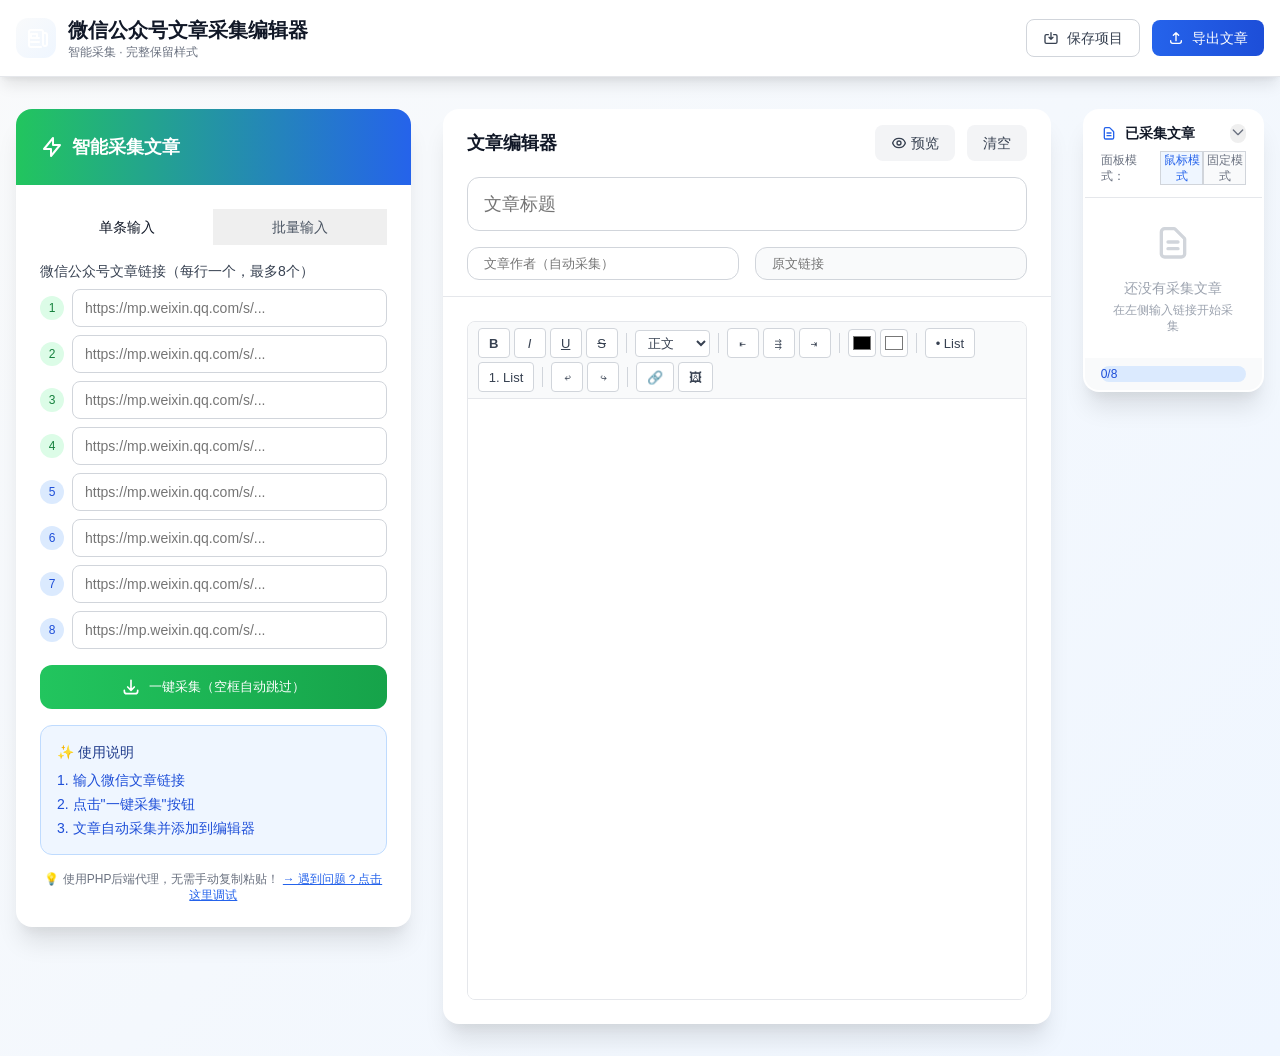
<file: index.html>
<!DOCTYPE html>
<html lang="zh-CN">
<head>
    <meta charset="UTF-8">
    <meta name="viewport" content="width=device-width, initial-scale=1.0">
    <title>微信公众号文章采集编辑器</title>
    <link href="css/tailwind.css" rel="stylesheet">
    <style>
        /* 核心布局样式 */
        * {
            box-sizing: border-box;
            margin: 0;
            padding: 0;
        }
        
        html, body {
            writing-mode: horizontal-tb !important;
            text-orientation: mixed !important;
        }
        
        /* iframe 编辑器容器 */
        .editor-wrapper {
            border: 1px solid #e5e7eb;
            border-radius: 8px;
            overflow: hidden;
            background: #fff;
        }
        
        /* 自定义工具栏 */
        .editor-toolbar {
            border-bottom: 1px solid #e5e7eb;
            background: #f9fafb;
            padding: 6px 10px;
            display: flex;
            flex-wrap: wrap;
            gap: 4px;
            align-items: center;
        }
        
        .editor-toolbar button {
            padding: 5px 10px;
            border: 1px solid #d1d5db;
            border-radius: 4px;
            background: #fff;
            color: #374151;
            font-size: 13px;
            cursor: pointer;
            transition: all .2s;
            display: inline-flex;
            align-items: center;
            justify-content: center;
            min-width: 32px;
            height: 30px;
        }
        
        .editor-toolbar button:hover {
            border-color: #3b82f6;
            background: #eff6ff;
            color: #1d4ed8;
        }
        
        .editor-toolbar button:active {
            transform: scale(.96);
        }
        
        .editor-toolbar button.active {
            background: #dbeafe;
            border-color: #3b82f6;
            color: #1d4ed8;
        }
        
        .editor-toolbar .toolbar-divider {
            display: inline-block;
            width: 1px;
            height: 20px;
            background: #d1d5db;
            margin: 0 4px;
        }
        
        .editor-toolbar select {
            padding: 4px 8px;
            border: 1px solid #d1d5db;
            border-radius: 4px;
            background: #fff;
            font-size: 13px;
            color: #374151;
            cursor: pointer;
        }
        
        .editor-toolbar input[type="color"] {
            width: 28px;
            height: 28px;
            border: 1px solid #d1d5db;
            border-radius: 4px;
            padding: 2px;
            cursor: pointer;
            background: #fff;
        }
        
        /* iframe 编辑器 */
        #editorFrame {
            width: 100%;
            height: 520px;
            border: none;
            display: block;
        }
        
        /* 文章卡片悬停效果 */
        .article-card:hover {
            transform: translateY(-2px);
            box-shadow: 0 10px 25px -5px rgba(0, 0, 0, 0.1);
        }
        
        /* 微信内容样式 - 设计原则：不覆盖任何内联样式
           只设置布局约束，让微信文章的原始样式完整展示 */
        .wechat-content {
            padding: 20px;
            overflow-x: hidden;
            background-color: #ffffff;
        }
        .wechat-content img {
            max-width: 100% !important;
            height: auto !important;
            display: block;
            margin: 10px auto;
        }
        .wechat-content video,
        .wechat-content iframe,
        .wechat-content embed,
        .wechat-content object {
            max-width: 100% !important;
            height: auto !important;
            display: block;
            margin: 10px auto;
        }
        .wechat-content table {
            max-width: 100% !important;
            overflow-x: auto;
        }
        .wechat-content hr {
            border: 0;
            border-top: 1px solid #e5e7eb;
            margin: 20px 0;
        }
        .wechat-content a {
            color: #576b95;
            text-decoration: none;
            word-break: break-all;
        }
        /* 修复内容区横向溢出（预览模态框） */
        #previewContent {
            overflow-x: hidden;
            word-break: break-word;
        }
        
        /* 浏览器框架样式 */
        .browser-frame {
            border: 1px solid #e5e7eb;
            border-radius: 0.5rem;
            overflow: hidden;
        }
        
        /* 三列网格布局 */
        .main-grid {
            display: grid;
            grid-template-columns: 1fr;
            gap: 2rem;
        }
        
        @media (min-width: 1024px) {
            .main-grid {
                grid-template-columns: 33.333% 50% 16.666%;
            }
        }
        
        /* 布局容器 */
        .container {
            max-width: 80rem;
            margin-left: auto;
            margin-right: auto;
            padding-left: 1rem;
            padding-right: 1rem;
        }
        
        /* 导航栏 */
        .nav-bar {
            background: white;
            box-shadow: 0 10px 15px -3px rgba(0, 0, 0, 0.1);
            border-bottom: 1px solid #e5e7eb;
            position: sticky;
            top: 0;
            z-index: 50;
        }
        
        /* 卡片样式 */
        .card {
            background: white;
            border-radius: 1rem;
            box-shadow: 0 20px 25px -5px rgba(0, 0, 0, 0.1), 0 10px 10px -5px rgba(0, 0, 0, 0.04);
            overflow: hidden;
        }
        
        /* 渐变背景 */
        .gradient-header {
            background: linear-gradient(to right, #22c55e, #2563eb);
            padding: 1.5rem;
        }
        
        /* 按钮样式 */
        .btn-primary {
            background: linear-gradient(to right, #22c55e, #16a34a);
            color: white;
            border: none;
            padding: 0.75rem 1.5rem;
            border-radius: 0.75rem;
            font-weight: 500;
            cursor: pointer;
            display: flex;
            align-items: center;
            justify-content: center;
            transition: all 0.15s ease;
        }
        
        .btn-primary:hover {
            background: linear-gradient(to right, #16a34a, #15803d);
        }
        
        /* 输入框样式 */
        .input-field {
            width: 100%;
            padding: 0.5rem 0.75rem;
            border: 1px solid #d1d5db;
            border-radius: 0.5rem;
            font-size: 0.875rem;
            line-height: 1.25rem;
        }
        
        .input-field:focus {
            outline: none;
            box-shadow: 0 0 0 3px rgba(34, 197, 94, 0.3);
            border-color: transparent;
        }
        
        /* 选项卡样式 */
        .tabs-container {
            display: flex;
            border-bottom: 1px solid #e5e7eb;
        }
        
        .tab-btn {
            padding: 0.5rem 1rem;
            font-size: 0.875rem;
            font-weight: 500;
            border: none;
            background: none;
            cursor: pointer;
            border-bottom: 2px solid transparent;
            transition: all 0.15s ease;
        }
        
        .tab-btn.active {
            color: #2563eb;
            border-bottom-color: #2563eb;
        }
        
        .tab-btn:not(.active) {
            color: #6b7280;
        }
        
        .tab-content {
            padding-top: 1rem;
        }
        
        /* 进度条 */
        .progress-bar-container {
            background: #e5e7eb;
            border-radius: 9999px;
            height: 0.75rem;
            overflow: hidden;
        }
        
        .progress-bar {
            background: linear-gradient(to right, #22c55e, #16a34a);
            height: 100%;
            border-radius: 9999px;
            transition: width 0.3s ease;
        }
        
        /* 文章列表区域 */
        .article-list-panel {
            transition: all 0.3s ease;
        }
        
        /* 文章列表 */
        .article-list {
            max-height: calc(100vh - 280px);
            overflow-y: auto;
        }
        
        /* 文章卡片 */
        .article-item {
            padding: 0.75rem;
            cursor: pointer;
            border-left: 3px solid transparent;
            transition: all 0.15s ease;
        }
        
        .article-item:hover {
            background-color: #f9fafb;
        }
        
        .article-item.active {
            background-color: #eff6ff;
            border-left-color: #3b82f6;
        }
        
        /* 按钮小徽章 */
        .badge {
            display: inline-flex;
            align-items: center;
            justify-content: center;
            width: 1.5rem;
            height: 1.5rem;
            border-radius: 9999px;
            font-size: 0.75rem;
            font-weight: 700;
            color: white;
            background: linear-gradient(135deg, #22c55e, #2563eb);
        }
        
        /* 删除按钮 */
        .delete-btn {
            color: #9ca3af;
            padding: 0.25rem;
            border: none;
            background: none;
            cursor: pointer;
            border-radius: 0.5rem;
            transition: all 0.15s ease;
        }
        
        .delete-btn:hover {
            color: #ef4444;
            background-color: #fef2f2;
        }
        
        /* 工具按钮 */
        .tool-btn {
            padding: 0.5rem 1rem;
            font-size: 0.875rem;
            font-weight: 500;
            border-radius: 0.5rem;
            border: none;
            cursor: pointer;
            transition: all 0.15s ease;
            display: inline-flex;
            align-items: center;
        }
        
        .tool-btn-gray {
            background-color: #f3f4f6;
            color: #374151;
        }
        
        .tool-btn-gray:hover {
            background-color: #e5e7eb;
        }
        
        /* 隐藏 */
        .hidden {
            display: none !important;
        }
        
        /* 固定定位 */
        .fixed {
            position: fixed;
        }
        
        .inset-0 {
            top: 0;
            right: 0;
            bottom: 0;
            left: 0;
        }
        
        .z-50 {
            z-index: 50;
        }
        
        /* 最大宽度 */
        .max-w-md {
            max-width: 28rem;
        }
        
        .max-w-4xl {
            max-width: 56rem;
        }
        
        /* 最大高度 */
        .max-h-\[90vh\] {
            max-height: 90vh;
        }
        
        /* 溢出隐藏 */
        .overflow-hidden {
            overflow: hidden;
        }
        
        /* 阴影 */
        .shadow-2xl {
            box-shadow: 0 25px 50px -12px rgba(0, 0, 0, 0.25);
        }
        
        /* 背景透明度 - 仅作用于背景色，不影响子元素 */
        .bg-opacity-60 {
            background-color: rgba(0, 0, 0, 0.6);
        }
        
        /* 文章计数 */
        .count-badge {
            font-size: 0.75rem;
            background-color: #dbeafe;
            color: #1d4ed8;
            padding: 0.25rem 0.75rem;
            border-radius: 9999px;
            font-weight: 500;
        }
        
        /* 使用说明框 */
        .help-box {
            background-color: #eff6ff;
            border: 1px solid #bfdbfe;
            border-radius: 0.75rem;
            padding: 1rem;
        }
        
        /* 标题输入框 */
        .title-input {
            width: 100%;
            padding: 0.75rem 1rem;
            border: 1px solid #d1d5db;
            border-radius: 0.75rem;
            font-size: 1.125rem;
            font-weight: 500;
        }
        
        .title-input:focus {
            outline: none;
            box-shadow: 0 0 0 3px rgba(59, 130, 246, 0.3);
            border-color: transparent;
        }
        
        /* 两列输入 */
        .two-col-grid {
            display: grid;
            grid-template-columns: 1fr 1fr;
            gap: 1rem;
        }
        
        /* flex布局 */
        .flex {
            display: flex;
        }
        
        .flex-1 {
            flex: 1;
        }
        
        .flex-col {
            flex-direction: column;
        }
        
        .items-center {
            align-items: center;
        }
        
        .justify-between {
            justify-content: space-between;
        }
        
        .space-x-2 > * + * {
            margin-left: 0.5rem;
        }
        
        .space-x-3 > * + * {
            margin-left: 0.75rem;
        }
        
        .space-y-2 > * + * {
            margin-top: 0.5rem;
        }
        
        .mt-2 {
            margin-top: 0.5rem;
        }
        
        .mt-4 {
            margin-top: 1rem;
        }
        
        .mb-4 {
            margin-bottom: 1rem;
        }
        
        .mb-6 {
            margin-bottom: 1.5rem;
        }
        
        .p-4 {
            padding: 1rem;
        }
        
        .p-6 {
            padding: 1.5rem;
        }
        
        .px-4 {
            padding-left: 1rem;
            padding-right: 1rem;
        }
        
        .py-2 {
            padding-top: 0.5rem;
            padding-bottom: 0.5rem;
        }
        
        .py-4 {
            padding-top: 1rem;
            padding-bottom: 1rem;
        }
        
        .py-8 {
            padding-top: 2rem;
            padding-bottom: 2rem;
        }
        
        .rounded-lg {
            border-radius: 0.5rem;
        }
        
        .w-full {
            width: 100%;
        }
        
        /* 文本截断 */
        .truncate {
            overflow: hidden;
            text-overflow: ellipsis;
            white-space: nowrap;
        }
        
        /* 文本样式 */
        .text-white { color: white; }
        .text-gray-900 { color: #111827; }
        .text-gray-700 { color: #374151; }
        .text-gray-600 { color: #4b5563; }
        .text-gray-500 { color: #6b7280; }
        .text-blue-800 { color: #1e3a8a; }
        .text-blue-700 { color: #1d4ed8; }
        .text-blue-600 { color: #2563eb; }
        .text-gray-400 { color: #9ca3af; }
        .text-xs { font-size: 0.75rem; }
        .text-sm { font-size: 0.875rem; }
        .text-lg { font-size: 1.125rem; }
        .text-xl { font-size: 1.25rem; }
        .font-bold { font-weight: 700; }
        .font-medium { font-weight: 500; }
        
        .bg-white { background-color: white; }
        .bg-gray-50 { background-color: #f9fafb; }
        .bg-green-100 { background-color: #dcfce7; }
        .bg-blue-100 { background-color: #dbeafe; }
        .text-green-700 { color: #15803d; }
        
        /* 响应式 */
        @media (min-width: 1024px) {
            .lg-py-8 {
                padding-top: 2rem;
                padding-bottom: 2rem;
            }
            .lg-px-8 {
                padding-left: 2rem;
                padding-right: 2rem;
            }
        }
        
        /* 禁用按钮 */
        button:disabled {
            opacity: 0.5;
            cursor: not-allowed;
        }
        
        /* 最小宽度 */
        .min-w-0 {
            min-width: 0;
        }
        
        /* 分隔线 */
        .divide-y > * + * {
            border-top: 1px solid #f3f4f6;
        }
        
        /* 响应式布局 - 确保大屏幕 */
        @media (min-width: 1024px) {
            .lg-grid-cols-3 {
                display: grid;
                grid-template-columns: 33.333% 50% 16.666%;
            }
        }
        
        /* 浮动展开收起 */
        .collapse-panel.collapsed {
            width: 8.333% !important;
        }
        
        /* 面板模式切换动画 */
        #articleList {
            transition: all 0.3s ease;
        }
        
        #articleListCard {
            transition: all 0.3s ease;
        }
        
        /* 模式切换按钮 hover 效果 */
        #modeMouse:hover, #modeFixed:hover {
            cursor: pointer;
        }
        
        /* 文章列表项悬停优化 */
        .article-card {
            transition: all 0.2s ease;
        }
        
        /* 在鼠标模式下，卡片有轻微阴影提示可展开 */
        #articleListCard[data-mode="mouse"] {
            border: 2px solid transparent;
        }
        
        #articleListCard[data-mode="mouse"]:hover {
            border-color: #3b82f6;
        }
    </style>
</head>
<body class="bg-gradient-to-br from-gray-50 to-blue-50 min-h-screen">
    <!-- 导航栏 -->
    <nav class="bg-white shadow-lg border-b border-gray-200 sticky top-0 z-50">
        <div class="max-w-7xl mx-auto px-4 sm:px-6 lg:px-8 py-4">
            <div class="flex items-center justify-between">
                <div class="flex items-center space-x-3">
                    <div class="w-10 h-10 bg-gradient-to-br from-green-500 to-blue-600 rounded-xl flex items-center justify-center">
                        <svg class="w-6 h-6 text-white" fill="none" viewBox="0 0 24 24" stroke="currentColor">
                            <path stroke-linecap="round" stroke-linejoin="round" stroke-width="2" d="M9 12h6m-6 4h6m2 5H7a2 2 0 01-2-2V6a2 2 0 012-2h10a2 2 0 012 2v1m2 13a2 2 0 01-2-2V7m2 13a2 2 0 002-2V9a2 2 0 00-2-2h-2m-4-3H9M7 16h6M7 8h6v4H7V8z"></path>
                        </svg>
                    </div>
                    <div>
                        <h1 class="text-xl font-bold text-gray-900">微信公众号文章采集编辑器</h1>
                        <p class="text-xs text-gray-500">智能采集 · 完整保留样式</p>
                    </div>
                </div>
                <div class="flex items-center space-x-3">
                    <button id="saveBtn" class="px-4 py-2 text-sm font-medium text-gray-700 bg-white border border-gray-300 rounded-lg hover:bg-gray-50 transition-all flex items-center">
                        <svg class="w-4 h-4 mr-2" fill="none" viewBox="0 0 24 24" stroke="currentColor">
                            <path stroke-linecap="round" stroke-linejoin="round" stroke-width="2" d="M8 7H5a2 2 0 00-2 2v9a2 2 0 002 2h14a2 2 0 002-2V9a2 2 0 00-2-2h-3m-1 4l-3 3m0 0l-3-3m3 3V4"></path>
                        </svg>
                        保存项目
                    </button>
                    <button id="exportBtn" class="px-4 py-2 text-sm font-medium text-white bg-gradient-to-r from-blue-600 to-blue-700 rounded-lg hover:from-blue-700 hover:to-blue-800 transition-all flex items-center">
                        <svg class="w-4 h-4 mr-2" fill="none" viewBox="0 0 24 24" stroke="currentColor">
                            <path stroke-linecap="round" stroke-linejoin="round" stroke-width="2" d="M4 16v1a3 3 0 003 3h10a3 3 0 003-3v-1m-4-8l-4-4m0 0l-4 4m4-4v12"></path>
                        </svg>
                        导出文章
                    </button>
                </div>
            </div>
        </div>
    </nav>

    <div class="max-w-7xl mx-auto px-4 sm:px-6 lg:px-8 py-8">
        <div class="grid grid-cols-1 lg:grid-cols-12 gap-8">
            <!-- 左侧：采集区 -->
            <div class="lg:col-span-4">
                <!-- 采集工具 -->
                <div class="bg-white rounded-2xl shadow-xl overflow-hidden mb-6">
                    <div class="bg-gradient-to-r from-green-500 to-blue-600 p-6">
                        <h2 class="text-white text-lg font-bold flex items-center">
                            <svg class="w-6 h-6 mr-2" fill="none" viewBox="0 0 24 24" stroke="currentColor">
                                <path stroke-linecap="round" stroke-linejoin="round" stroke-width="2" d="M13 10V3L4 14h7v7l9-11h-7z"></path>
                            </svg>
                            智能采集文章
                        </h2>
                    </div>
                    <div class="p-6">
                        <!-- 选项卡 -->
                        <div class="mb-4">
                            <div class="flex bg-gray-100 rounded-lg p-1">
                                <button id="singleTab" class="flex-1 px-4 py-2 text-sm font-medium bg-white text-gray-900 rounded-md shadow-sm" data-tab="single">
                                    单条输入
                                </button>
                                <button id="batchTab" class="flex-1 px-4 py-2 text-sm font-medium text-gray-600 hover:text-gray-900" data-tab="batch">
                                    批量输入
                                </button>
                            </div>
                            
                            <!-- 单链接采集（原功能样式） -->
                            <div id="singleTabContent" class="pt-4">
                                <label class="block text-sm font-medium text-gray-700 mb-2">微信公众号文章链接（每行一个，最多8个）</label>
                                <div class="space-y-2">
                                    <div class="flex items-center space-x-2">
                                        <span class="w-6 h-6 bg-green-100 text-green-700 rounded-full flex items-center justify-center text-xs font-medium">1</span>
                                        <input type="text" id="fetchUrl1" class="flex-1 px-3 py-2 border border-gray-300 rounded-lg focus:ring-2 focus:ring-green-500 focus:border-transparent text-sm" placeholder="https://mp.weixin.qq.com/s/...">
                                    </div>
                                    <div class="flex items-center space-x-2">
                                        <span class="w-6 h-6 bg-green-100 text-green-700 rounded-full flex items-center justify-center text-xs font-medium">2</span>
                                        <input type="text" id="fetchUrl2" class="flex-1 px-3 py-2 border border-gray-300 rounded-lg focus:ring-2 focus:ring-green-500 focus:border-transparent text-sm" placeholder="https://mp.weixin.qq.com/s/...">
                                    </div>
                                    <div class="flex items-center space-x-2">
                                        <span class="w-6 h-6 bg-green-100 text-green-700 rounded-full flex items-center justify-center text-xs font-medium">3</span>
                                        <input type="text" id="fetchUrl3" class="flex-1 px-3 py-2 border border-gray-300 rounded-lg focus:ring-2 focus:ring-green-500 focus:border-transparent text-sm" placeholder="https://mp.weixin.qq.com/s/...">
                                    </div>
                                    <div class="flex items-center space-x-2">
                                        <span class="w-6 h-6 bg-green-100 text-green-700 rounded-full flex items-center justify-center text-xs font-medium">4</span>
                                        <input type="text" id="fetchUrl4" class="flex-1 px-3 py-2 border border-gray-300 rounded-lg focus:ring-2 focus:ring-green-500 focus:border-transparent text-sm" placeholder="https://mp.weixin.qq.com/s/...">
                                    </div>
                                    <div class="flex items-center space-x-2">
                                        <span class="w-6 h-6 bg-blue-100 text-blue-700 rounded-full flex items-center justify-center text-xs font-medium">5</span>
                                        <input type="text" id="fetchUrl5" class="flex-1 px-3 py-2 border border-gray-300 rounded-lg focus:ring-2 focus:ring-green-500 focus:border-transparent text-sm" placeholder="https://mp.weixin.qq.com/s/...">
                                    </div>
                                    <div class="flex items-center space-x-2">
                                        <span class="w-6 h-6 bg-blue-100 text-blue-700 rounded-full flex items-center justify-center text-xs font-medium">6</span>
                                        <input type="text" id="fetchUrl6" class="flex-1 px-3 py-2 border border-gray-300 rounded-lg focus:ring-2 focus:ring-green-500 focus:border-transparent text-sm" placeholder="https://mp.weixin.qq.com/s/...">
                                    </div>
                                    <div class="flex items-center space-x-2">
                                        <span class="w-6 h-6 bg-blue-100 text-blue-700 rounded-full flex items-center justify-center text-xs font-medium">7</span>
                                        <input type="text" id="fetchUrl7" class="flex-1 px-3 py-2 border border-gray-300 rounded-lg focus:ring-2 focus:ring-green-500 focus:border-transparent text-sm" placeholder="https://mp.weixin.qq.com/s/...">
                                    </div>
                                    <div class="flex items-center space-x-2">
                                        <span class="w-6 h-6 bg-blue-100 text-blue-700 rounded-full flex items-center justify-center text-xs font-medium">8</span>
                                        <input type="text" id="fetchUrl8" class="flex-1 px-3 py-2 border border-gray-300 rounded-lg focus:ring-2 focus:ring-green-500 focus:border-transparent text-sm" placeholder="https://mp.weixin.qq.com/s/...">
                                    </div>
                                </div>
                                <button id="fetchArticleBtn" class="mt-4 w-full px-6 py-3 bg-gradient-to-r from-green-500 to-green-600 text-white font-medium rounded-xl hover:from-green-600 hover:to-green-700 transition-all flex items-center justify-center">
                                    <svg class="w-5 h-5 mr-2" fill="none" viewBox="0 0 24 24" stroke="currentColor">
                                        <path stroke-linecap="round" stroke-linejoin="round" stroke-width="2" d="M4 16v1a3 3 0 003 3h10a3 3 0 003-3v-1m-4-4l-4 4m0 0l-4-4m4 4V4"></path>
                                    </svg>
                                    一键采集（空框自动跳过）
                                </button>
                            </div>
                            
                            <!-- 批量链接采集 -->
                            <div id="batchTabContent" class="pt-4 hidden">
                                <label class="block text-sm font-medium text-gray-700 mb-2">微信公众号文章链接（每行一个，最多8个）</label>
                                <textarea id="batchFetchUrls" class="w-full px-3 py-2 border border-gray-300 rounded-lg focus:ring-2 focus:ring-green-500 focus:border-transparent text-sm" rows="6" placeholder="https://mp.weixin.qq.com/s/...&#10;https://mp.weixin.qq.com/s/...&#10;https://mp.weixin.qq.com/s/..."></textarea>
                                <p class="text-xs text-gray-500 mt-1">每行输入一个链接，系统会自动采集所有链接</p>
                                <button id="batchFetchBtn" class="mt-4 w-full px-6 py-3 bg-gradient-to-r from-green-500 to-green-600 text-white font-medium rounded-xl hover:from-green-600 hover:to-green-700 transition-all flex items-center justify-center">
                                    <svg class="w-5 h-5 mr-2" fill="none" viewBox="0 0 24 24" stroke="currentColor">
                                        <path stroke-linecap="round" stroke-linejoin="round" stroke-width="2" d="M4 16v1a3 3 0 003 3h10a3 3 0 003-3v-1m-4-4l-4 4m0 0l-4-4m4 4V4"></path>
                                    </svg>
                                    批量采集
                                </button>
                            </div>
                        </div>

                        <div class="bg-blue-50 border border-blue-200 rounded-xl p-4 mb-4">
                            <p class="text-sm text-blue-800 font-medium mb-2">✨ 使用说明</p>
                            <ol class="text-sm text-blue-700 list-decimal list-inside space-y-1">
                                <li>输入微信文章链接</li>
                                <li>点击"一键采集"按钮</li>
                                <li>文章自动采集并添加到编辑器</li>
                            </ol>
                        </div>

                        <div id="fetchProgress" class="hidden mb-4">
                            <div class="bg-gray-200 rounded-full h-3 overflow-hidden">
                                <div id="fetchProgressBar" class="bg-gradient-to-r from-green-500 to-green-600 h-full rounded-full transition-all" style="width: 0%"></div>
                            </div>
                            <p id="fetchStatus" class="text-center text-sm text-gray-600 mt-2">正在采集...</p>
                        </div>

                        <div class="mt-4 text-center text-xs text-gray-500">
            💡 使用PHP后端代理，无需手动复制粘贴！
            <a href="debug.php" target="_blank" class="text-blue-600 hover:underline">→ 遇到问题？点击这里调试</a>
                        </div>
                    </div>
                </div>
            </div>

            <!-- 中间：编辑区 -->
            <div class="lg:col-span-6">
                <div class="bg-white rounded-2xl shadow-xl overflow-hidden">
                    <!-- 编辑工具栏 -->
                    <div class="px-6 py-4 border-b border-gray-200 bg-gradient-to-r from-gray-50 to-white">
                        <div class="flex items-center justify-between mb-4">
                            <h2 class="text-lg font-bold text-gray-900">文章编辑器</h2>
                            <div class="flex items-center space-x-3">
                                <button id="previewBtn" class="px-4 py-2 text-sm font-medium text-gray-700 bg-gray-100 rounded-lg hover:bg-gray-200 transition-all flex items-center">
                                    <svg class="w-4 h-4 mr-1" fill="none" viewBox="0 0 24 24" stroke="currentColor">
                                        <path stroke-linecap="round" stroke-linejoin="round" stroke-width="2" d="M15 12a3 3 0 11-6 0a3 3 0 016 0z"></path>
                                        <path stroke-linecap="round" stroke-linejoin="round" stroke-width="2" d="M2.458 12C3.732 7.943 7.523 5 12 5c4.478 0 8.268 2.943 9.542 7-1.274 4.057-5.064 7-9.542 7-4.478 0-8.268-2.943-9.542-7z"></path>
                                    </svg>
                                    预览
                                </button>
                                <button id="clearBtn" class="px-4 py-2 text-sm font-medium text-gray-700 bg-gray-100 rounded-lg hover:bg-gray-200 transition-all">
                                    清空
                                </button>
                            </div>
                        </div>
                        <div class="space-y-4">
                            <input type="text" id="articleTitle" class="w-full px-4 py-3 border border-gray-300 rounded-xl focus:ring-2 focus:ring-blue-500 focus:border-transparent text-lg font-medium" placeholder="文章标题">
                            <div class="grid grid-cols-2 gap-4">
                                <input type="text" id="articleAuthor" class="px-4 py-2 border border-gray-300 rounded-xl focus:ring-2 focus:ring-blue-500 focus:border-transparent" placeholder="文章作者（自动采集）">
                                <input type="text" id="articleUrl" class="px-4 py-2 border border-gray-300 rounded-xl bg-gray-50 text-gray-500" readonly placeholder="原文链接">
                            </div>
                        </div>
                    </div>
                    <!-- iframe 编辑器：完全 CSS 隔离，保留微信文章原始样式 -->
                    <div class="p-6">
                        <div class="editor-wrapper">
                            <!-- 自定义工具栏 -->
                            <div class="editor-toolbar" id="editorToolbar">
                                <button type="button" data-cmd="bold" title="加粗"><b>B</b></button>
                                <button type="button" data-cmd="italic" title="斜体"><i>I</i></button>
                                <button type="button" data-cmd="underline" title="下划线"><u>U</u></button>
                                <button type="button" data-cmd="strikeThrough" title="删除线"><s>S</s></button>
                                <span class="toolbar-divider"></span>
                                <select id="headingSelect" title="标题">
                                    <option value="">正文</option>
                                    <option value="h1">标题 1</option>
                                    <option value="h2">标题 2</option>
                                    <option value="h3">标题 3</option>
                                    <option value="h4">标题 4</option>
                                </select>
                                <span class="toolbar-divider"></span>
                                <button type="button" data-cmd="justifyLeft" title="左对齐">&#8676;</button>
                                <button type="button" data-cmd="justifyCenter" title="居中">&#8694;</button>
                                <button type="button" data-cmd="justifyRight" title="右对齐">&#8677;</button>
                                <span class="toolbar-divider"></span>
                                <input type="color" id="foreColorPicker" title="文字颜色" value="#000000">
                                <input type="color" id="backColorPicker" title="背景颜色" value="#ffffff">
                                <span class="toolbar-divider"></span>
                                <button type="button" data-cmd="insertUnorderedList" title="无序列表">&#8226; List</button>
                                <button type="button" data-cmd="insertOrderedList" title="有序列表">1. List</button>
                                <span class="toolbar-divider"></span>
                                <button type="button" data-cmd="undo" title="撤销">&#8617;</button>
                                <button type="button" data-cmd="redo" title="重做">&#8618;</button>
                                <span class="toolbar-divider"></span>
                                <button type="button" id="insertLinkBtn" title="插入链接">&#128279;</button>
                                <button type="button" id="insertImageBtn" title="插入图片">&#128444;</button>
                            </div>
                            <!-- iframe 编辑器 -->
                            <iframe id="editorFrame" src="editor-frame.html" scrolling="no"></iframe>
                        </div>
                    </div>
                </div>
            </div>

            <!-- 右侧：已采集文章 -->
            <div class="lg:col-span-2" id="articleListPanel">
                <!-- 文章卡片区域：鼠标模式事件只绑定到该区域，不绑定到整列空白区域 -->
                <div class="bg-white rounded-2xl shadow-xl overflow-hidden" id="articleListCard">
                    <div class="px-4 py-3 border-b border-gray-200 bg-gradient-to-r from-gray-50 to-white">
                        <div class="flex items-center justify-between mb-2">
                            <h3 class="font-bold text-gray-900 flex items-center text-sm">
                                <svg class="w-4 h-4 mr-2 text-blue-600" fill="none" viewBox="0 0 24 24" stroke="currentColor">
                                    <path stroke-linecap="round" stroke-linejoin="round" stroke-width="2" d="M9 12h6m-6 4h6m2 5H7a2 2 0 01-2-2V6a2 2 0 012-2h5.586a1 1 0 01.707.293l5.414 5.414a1 1 0 01.293.707V19a2 2 0 01-2 2z"></path>
                                </svg>
                                已采集文章
                            </h3>
                            <button id="toggleArticleList" class="p-1 text-gray-500 hover:text-gray-700 rounded-lg hover:bg-gray-100" title="展开/收起">
                                <svg class="w-4 h-4" id="toggleIcon" fill="none" viewBox="0 0 24 24" stroke="currentColor">
                                    <path stroke-linecap="round" stroke-linejoin="round" stroke-width="2" d="M19 9l-7 7-7-7"></path>
                                </svg>
                            </button>
                        </div>
                        <!-- 模式切换 -->
                        <div class="flex items-center space-x-2">
                            <span class="text-xs text-gray-500">面板模式：</span>
                            <div class="relative inline-flex items-center">
                                <button id="modeMouse" class="px-2 py-1 text-xs font-medium rounded-l-lg border border-gray-300 bg-blue-50 text-blue-600 hover:bg-blue-100 transition-all" data-mode="mouse">
                                    鼠标模式
                                </button>
                                <button id="modeFixed" class="px-2 py-1 text-xs font-medium rounded-r-lg border border-l-0 border-gray-300 bg-gray-50 text-gray-500 hover:bg-gray-100 transition-all" data-mode="fixed">
                                    固定模式
                                </button>
                            </div>
                        </div>
                    </div>
                    <div id="articleList" class="divide-y divide-gray-100 max-h-[calc(100vh-280px)] overflow-y-auto">
                        <div class="p-6 text-center text-gray-400">
                            <svg class="w-10 h-10 mx-auto mb-3 text-gray-300" fill="none" viewBox="0 0 24 24" stroke="currentColor">
                                <path stroke-linecap="round" stroke-linejoin="round" stroke-width="2" d="M9 12h6m-6 4h6m2 5H7a2 2 0 01-2-2V6a2 2 0 012-2h5.586a1 1 0 01.707.293l5.414 5.414a1 1 0 01.293.707V19a2 2 0 01-2 2z"></path>
                            </svg>
                            <p class="text-sm">还没有采集文章</p>
                            <p class="text-xs mt-1">在左侧输入链接开始采集</p>
                        </div>
                    </div>
                    <div class="px-4 py-2 border-t border-gray-200 bg-gray-50">
                        <span id="articleCount" class="text-xs bg-blue-100 text-blue-700 px-2 py-1 rounded-full font-medium">0/8</span>
                    </div>
                </div>
            </div>
        </div>
    </div>

    <!-- 预览模态框 -->
    <div id="previewModal" class="fixed inset-0 hidden z-50 flex items-center justify-center p-4" style="background-color: rgba(0,0,0,0.5);">
        <div class="bg-white rounded-3xl max-w-4xl w-full max-h-[90vh] overflow-hidden shadow-2xl" style="background-color: #ffffff;">
            <div class="px-8 py-6 border-b border-gray-200 flex items-center justify-between bg-gradient-to-r from-gray-50 to-white">
                <h3 id="previewTitle" class="text-xl font-bold text-gray-900">文章预览</h3>
                <button id="closePreview" class="text-gray-500 hover:text-gray-700 transition-colors">
                    <svg class="w-8 h-8" fill="none" viewBox="0 0 24 24" stroke="currentColor">
                        <path stroke-linecap="round" stroke-linejoin="round" stroke-width="2" d="M6 18L18 6M6 6l12 12"></path>
                    </svg>
                </button>
            </div>
            <div id="previewContent" class="p-8 overflow-y-auto wechat-content" style="max-height: calc(90vh - 120px);">
            </div>
        </div>
    </div>

    <!-- 导出模态框 -->
    <div id="exportModal" class="fixed inset-0 hidden z-50 flex items-center justify-center p-4" style="background-color: rgba(0,0,0,0.5);">
        <div class="bg-white rounded-2xl max-w-md w-full shadow-2xl" style="background-color: #ffffff;">
            <div class="px-6 py-4 border-b border-gray-200">
                <h3 class="text-lg font-bold text-gray-900">导出文章</h3>
            </div>
            <div class="p-6 space-y-3">
                <button class="export-option w-full px-5 py-4 text-left border-2 border-gray-200 rounded-xl hover:border-blue-500 hover:bg-blue-50 transition-all flex items-center" data-format="html">
                    <div class="w-12 h-12 bg-orange-100 rounded-xl flex items-center justify-center mr-4">
                        <svg class="w-6 h-6 text-orange-600" fill="none" viewBox="0 0 24 24" stroke="currentColor">
                            <path stroke-linecap="round" stroke-linejoin="round" stroke-width="2" d="M10 20l4-16m4 4l4 4-4 4M6 16l-4-4 4-4"></path>
                        </svg>
                    </div>
                    <div>
                        <div class="font-bold text-gray-900">HTML</div>
                        <div class="text-sm text-gray-500">保留完整格式和样式</div>
                    </div>
                </button>
                <button class="export-option w-full px-5 py-4 text-left border-2 border-gray-200 rounded-xl hover:border-blue-500 hover:bg-blue-50 transition-all flex items-center" data-format="markdown">
                    <div class="w-12 h-12 bg-blue-100 rounded-xl flex items-center justify-center mr-4">
                        <svg class="w-6 h-6 text-blue-600" fill="none" viewBox="0 0 24 24" stroke="currentColor">
                            <path stroke-linecap="round" stroke-linejoin="round" stroke-width="2" d="M9 12h6m-6 4h6m2 5H7a2 2 0 01-2-2V6a2 2 0 012-2h5.586a1 1 0 01.707.293l5.414 5.414a1 1 0 01.293.707V19a2 2 0 01-2 2z"></path>
                        </svg>
                    </div>
                    <div>
                        <div class="font-bold text-gray-900">Markdown</div>
                        <div class="text-sm text-gray-500">轻量级标记格式</div>
                    </div>
                </button>
                <button class="export-option w-full px-5 py-4 text-left border-2 border-gray-200 rounded-xl hover:border-blue-500 hover:bg-blue-50 transition-all flex items-center" data-format="json">
                    <div class="w-12 h-12 bg-green-100 rounded-xl flex items-center justify-center mr-4">
                        <svg class="w-6 h-6 text-green-600" fill="none" viewBox="0 0 24 24" stroke="currentColor">
                            <path stroke-linecap="round" stroke-linejoin="round" stroke-width="2" d="M4 7v10c0 2.21 3.582 4 8 4s8-1.79 8-4V7M4 7c0 2.21 3.582 4 8 4s8-1.79 8-4M4 7c0-2.21 3.582-4 8-4s8 1.79 8 4"></path>
                        </svg>
                    </div>
                    <div>
                        <div class="font-bold text-gray-900">JSON</div>
                        <div class="text-sm text-gray-500">结构化数据格式</div>
                    </div>
                </button>
            </div>
            <div class="px-6 py-4 border-t border-gray-200 flex justify-end">
                <button id="closeExport" class="px-6 py-2 text-gray-600 hover:text-gray-800 transition-all font-medium">
                    取消
                </button>
            </div>
        </div>
    </div>

    <script>
        // 简化的HTML转Markdown功能
        function simpleHtmlToMarkdown(html) {
            if (!html) return '';
            
            let markdown = html;
            
            markdown = markdown.replace(/<h1[^>]*>(.*?)<\/h1>/gi, '# $1\n\n');
            markdown = markdown.replace(/<h2[^>]*>(.*?)<\/h2>/gi, '## $1\n\n');
            markdown = markdown.replace(/<h3[^>]*>(.*?)<\/h3>/gi, '### $1\n\n');
            
            markdown = markdown.replace(/<strong[^>]*>(.*?)<\/strong>/gi, '**$1**');
            markdown = markdown.replace(/<b[^>]*>(.*?)<\/b>/gi, '**$1**');
            markdown = markdown.replace(/<em[^>]*>(.*?)<\/em>/gi, '*$1*');
            markdown = markdown.replace(/<i[^>]*>(.*?)<\/i>/gi, '*$1*');
            
            markdown = markdown.replace(/<a[^>]*href="([^"]+)"[^>]*>(.*?)<\/a>/gi, '[$2]($1)');
            
            markdown = markdown.replace(/<img[^>]*src="([^"]+)"[^>]*alt="([^"]+)"[^>]*>/gi, '![$2]($1)');
            markdown = markdown.replace(/<img[^>]*src="([^"]+)"[^>]*>/gi, '![]($1)');
            
            markdown = markdown.replace(/<p[^>]*>(.*?)<\/p>/gi, '$1\n\n');
            
            markdown = markdown.replace(/<br\s*\/?>/gi, '\n');
            
            markdown = markdown.replace(/<ul[^>]*>(.*?)<\/ul>/gis, function(match, content) {
                let items = content.match(/<li[^>]*>(.*?)<\/li>/gi);
                if (items) {
                    return items.map(item => '- ' + item.replace(/<li[^>]*>(.*?)<\/li>/i, '$1')).join('\n') + '\n\n';
                }
                return match;
            });
            
            markdown = markdown.replace(/<ol[^>]*>(.*?)<\/ol>/gis, function(match, content) {
                let items = content.match(/<li[^>]*>(.*?)<\/li>/gi);
                if (items) {
                    return items.map((item, i) => (i+1) + '. ' + item.replace(/<li[^>]*>(.*?)<\/li>/i, '$1')).join('\n') + '\n\n';
                }
                return match;
            });
            
            markdown = markdown.replace(/<[^>]+>/g, '');
            
            markdown = markdown.replace(/&nbsp;/g, ' ');
            markdown = markdown.replace(/&lt;/g, '<');
            markdown = markdown.replace(/&gt;/g, '>');
            markdown = markdown.replace(/&amp;/g, '&');
            markdown = markdown.replace(/&quot;/g, '"');
            
            markdown = markdown.replace(/\n\s*\n\s*\n/g, '\n\n');
            markdown = markdown.trim();
            
            return markdown;
        }
    </script>
    <script src="app.js"></script>
</body>
</html>
</file>
